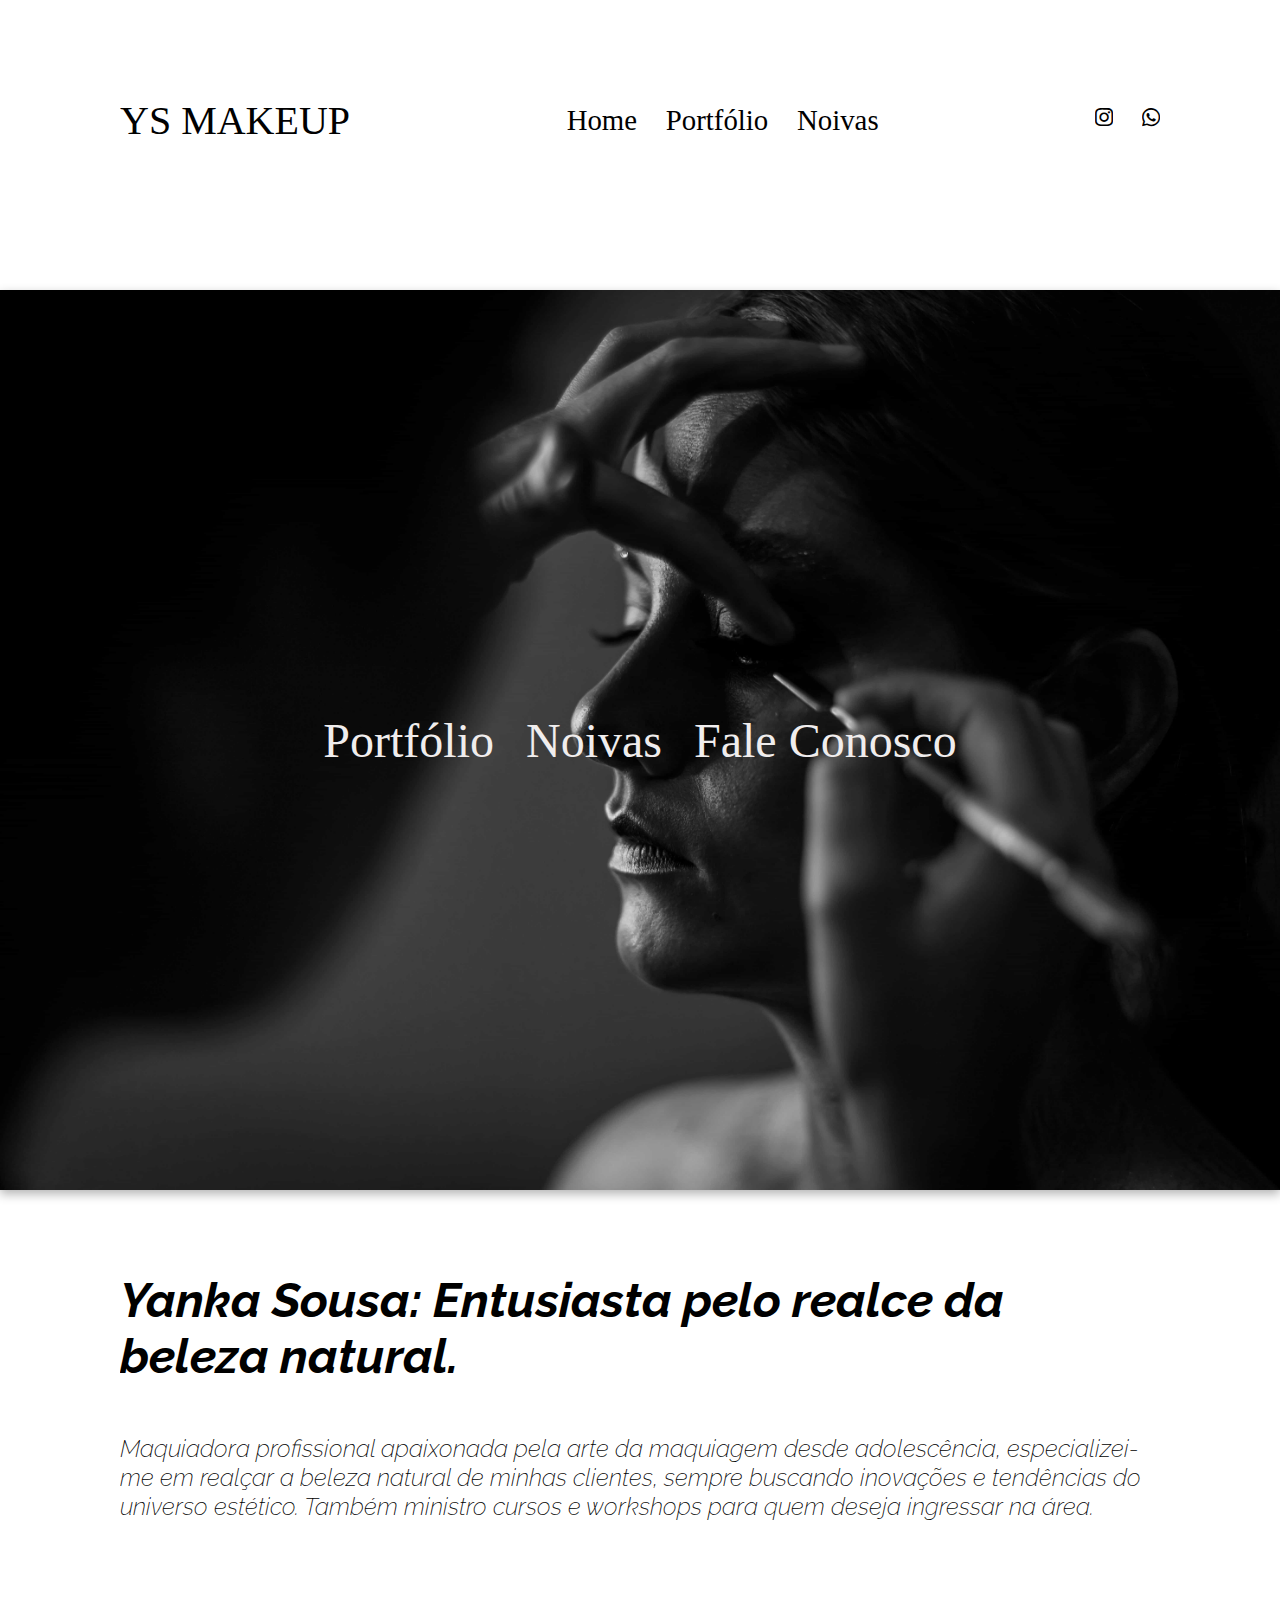
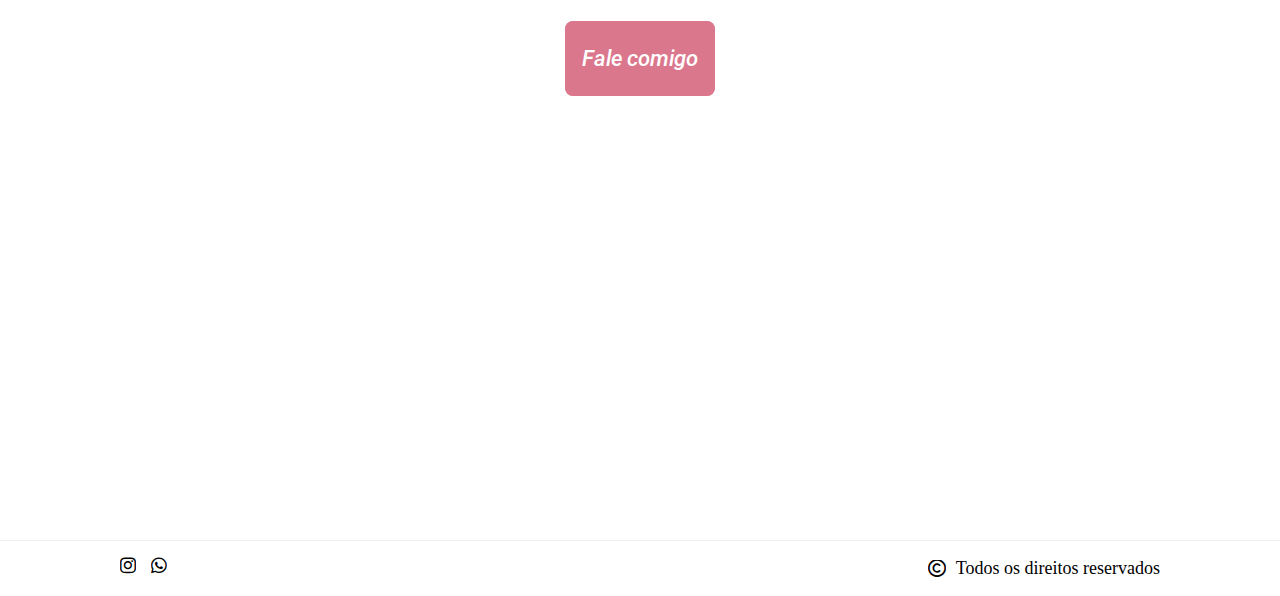
<file: index.html>
<!DOCTYPE html>
<html lang="pt-br">
<head>
    <meta charset="UTF-8">
    <meta name="viewport" content="width=device-width, initial-scale=1.0">
    <title>YSMakeup</title>

    <link rel="stylesheet" href="/assets/css/index/index.css">
    <link rel="stylesheet" href="https://cdnjs.cloudflare.com/ajax/libs/font-awesome/6.5.1/css/all.min.css">

</head>
<body>
   <header>
    <div class="logo">
        <a href="#">YS Makeup</a>
    </div>

    <div class="nav-itens">
        <ul class="list_navbar-itens">
            <li><a href="/index.html">Home</a></li>
            <li><a href="/assets/pages/portfólio/portfolio.html">Portfólio</a></li>
            <li><a href="/assets/pages/noivas/noivas.html">Noivas</a></li>
        </ul>
    </div>

    <div class="list_navbar-icons">
        <a href="#"><i class="fa-brands fa-instagram"></i></a>
        <a href="#"><i class="fa-brands fa-whatsapp"></i></a>
    </div>
   </header>     

   <section class="hero">
        <img src="/assets/images/img index/img_1-min.jpg" alt="Maquiadora maquiando">
        <img src="/assets/images/img index/img_2-min.jpg" alt="Noiva maquiada">
        <img src="/assets/images/img index/img_4-min.jpg" alt="Batom">

        <div class="text-banner">
            <a href="#">Portfólio</a>
            <a href="#">Noivas</a>
            <a href="#">Fale Conosco</a>
        </div>
   </section>

   <section class="about">
        <div class="description">
            <h2>Yanka Sousa: Entusiasta pelo realce da beleza natural.</h2>
            <p>Maquiadora profissional apaixonada pela arte da maquiagem desde adolescência, especializei-me em realçar a beleza natural de minhas clientes, sempre buscando inovações e tendências do universo estético. Também ministro cursos e workshops para quem deseja ingressar na área.</p>
        
        <div class="button-index">
            <div class="text_btn-index">
                <a href="#" class="button-index">Fale comigo</a>
            </div>
        </div>
   </section>

   <footer>
    <div class="icons-footer">
        <a href=""><i class="fa-brands fa-instagram"></i></a>
        <a href=""><i class="fa-brands fa-whatsapp"></i></a>
    </div>

    <span class="span-footer">
        <i class="fa-regular fa-copyright"></i>
        Todos os direitos reservados
    </span>
   </footer>

   <script src="/assets/js/partials/index/index.js"></script>
</body>
</html>
</file>
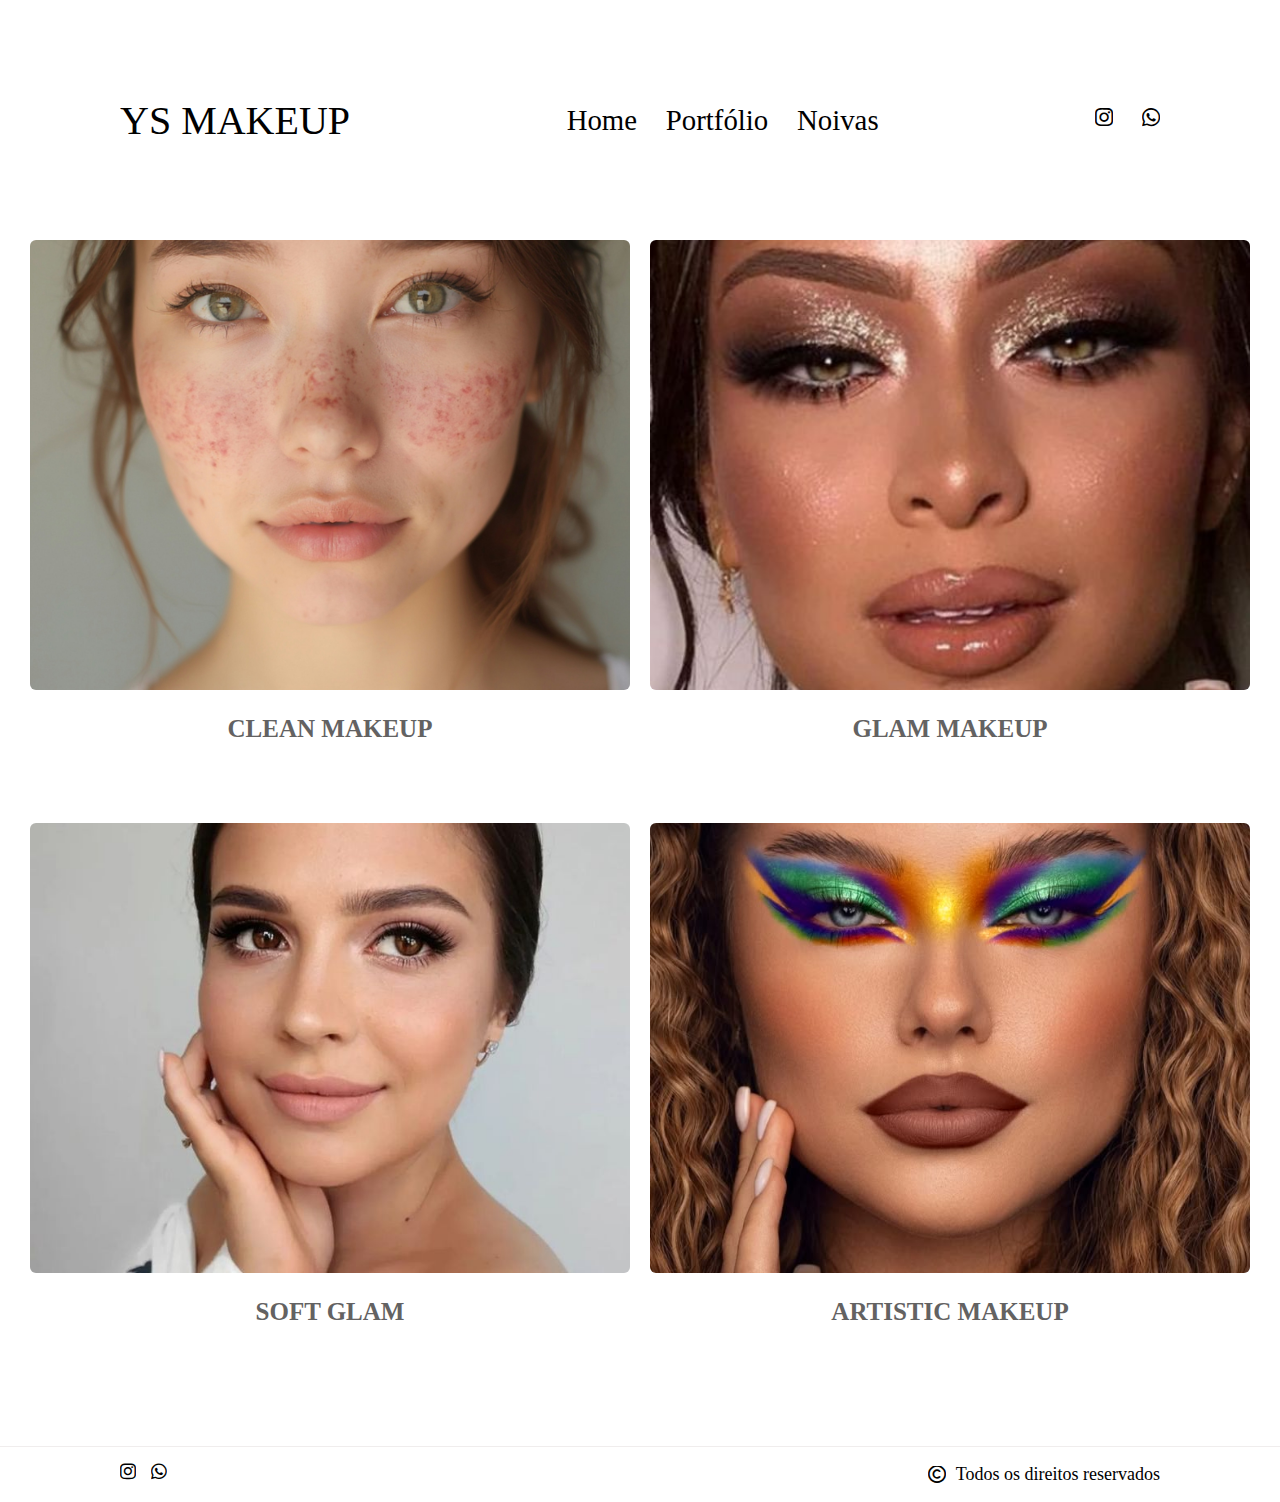
<file: assets/pages/portfólio/portfolio.html>
<!DOCTYPE html>
<html lang="pt-br">
<head>
    <meta charset="UTF-8">
    <meta name="viewport" content="width=device-width, initial-scale=1.0">
    <title>Portfólio</title>

    <link rel="stylesheet" href="/assets/css/portfolio/portfolio.css">
    <link rel="stylesheet" href="https://cdnjs.cloudflare.com/ajax/libs/font-awesome/6.5.1/css/all.min.css">

</head>
<body>
    <header>
        <div class="logo">
            <a href="/index.html">YS Makeup</a>
        </div>
    
        <div class="nav-itens">
            <ul class="list_navbar-itens">
                <li><a href="/index.html">Home</a></li>
                <li><a href="/assets/pages/portfólio/portfolio.html">Portfólio</a></li>
                <li><a href="/assets/pages/noivas/noivas.html">Noivas</a></li>
            </ul>
        </div>
    
        <div class="list_navbar-icons">
            <a href="#"><i class="fa-brands fa-instagram"></i></a>
            <a href="#"><i class="fa-brands fa-whatsapp"></i></a>
        </div>
       </header>     

    <section class="hero">
        <div class="container">
            <div class="contend">
                <div class="img-contend">
                    <a href="#"><img src="/assets/images/img portfólio/portfolio 1.jpg" alt=""></a>
                </div>
                <span>Clean Makeup</span>
            </div>

            <div class="contend">
                <div class="img-contend">
                    <a href=""><img src="/assets/images/img portfólio/portfolio 2.jpg" alt=""></a>
                </div>
                <span>Glam Makeup</span>
            </div>

            <div class="contend">
                <div class="img-contend">
                    <a href=""><img src="/assets/images/img portfólio/portfolio 3.jpg" alt=""></a>
                </div>
                <span>Soft Glam</span>
            </div>

            <div class="contend">
                <div class="img-contend">
                    <a href=""><img src="/assets/images/img portfólio/portfolio 4.jpg" alt=""></a>
                </div>
                <span>Artistic Makeup</span>
            </div>
        </div>
    </section>

    <footer>
       <div class="icons-footer">
            <a href=""><i class="fa-brands fa-instagram"></i></a>
            <a href=""><i class="fa-brands fa-whatsapp"></i></a>
       </div>
       <span class="span-footer">
            <i class="fa-regular fa-copyright"></i>
            Todos os direitos reservados
       </span>
    </footer>

</body>
</html>
</file>
<file: assets/css/index/index.css>
@import url(/assets/css/global/global.css);
@import url(/assets/css/index/partials/hero.css);
@import url(/assets/css/index/partials/about.css);
</file>
<file: assets/css/portfolio/portfolio.css>
@import url(/assets/css/portfolio/partials/heroportfolio.css);
</file>
